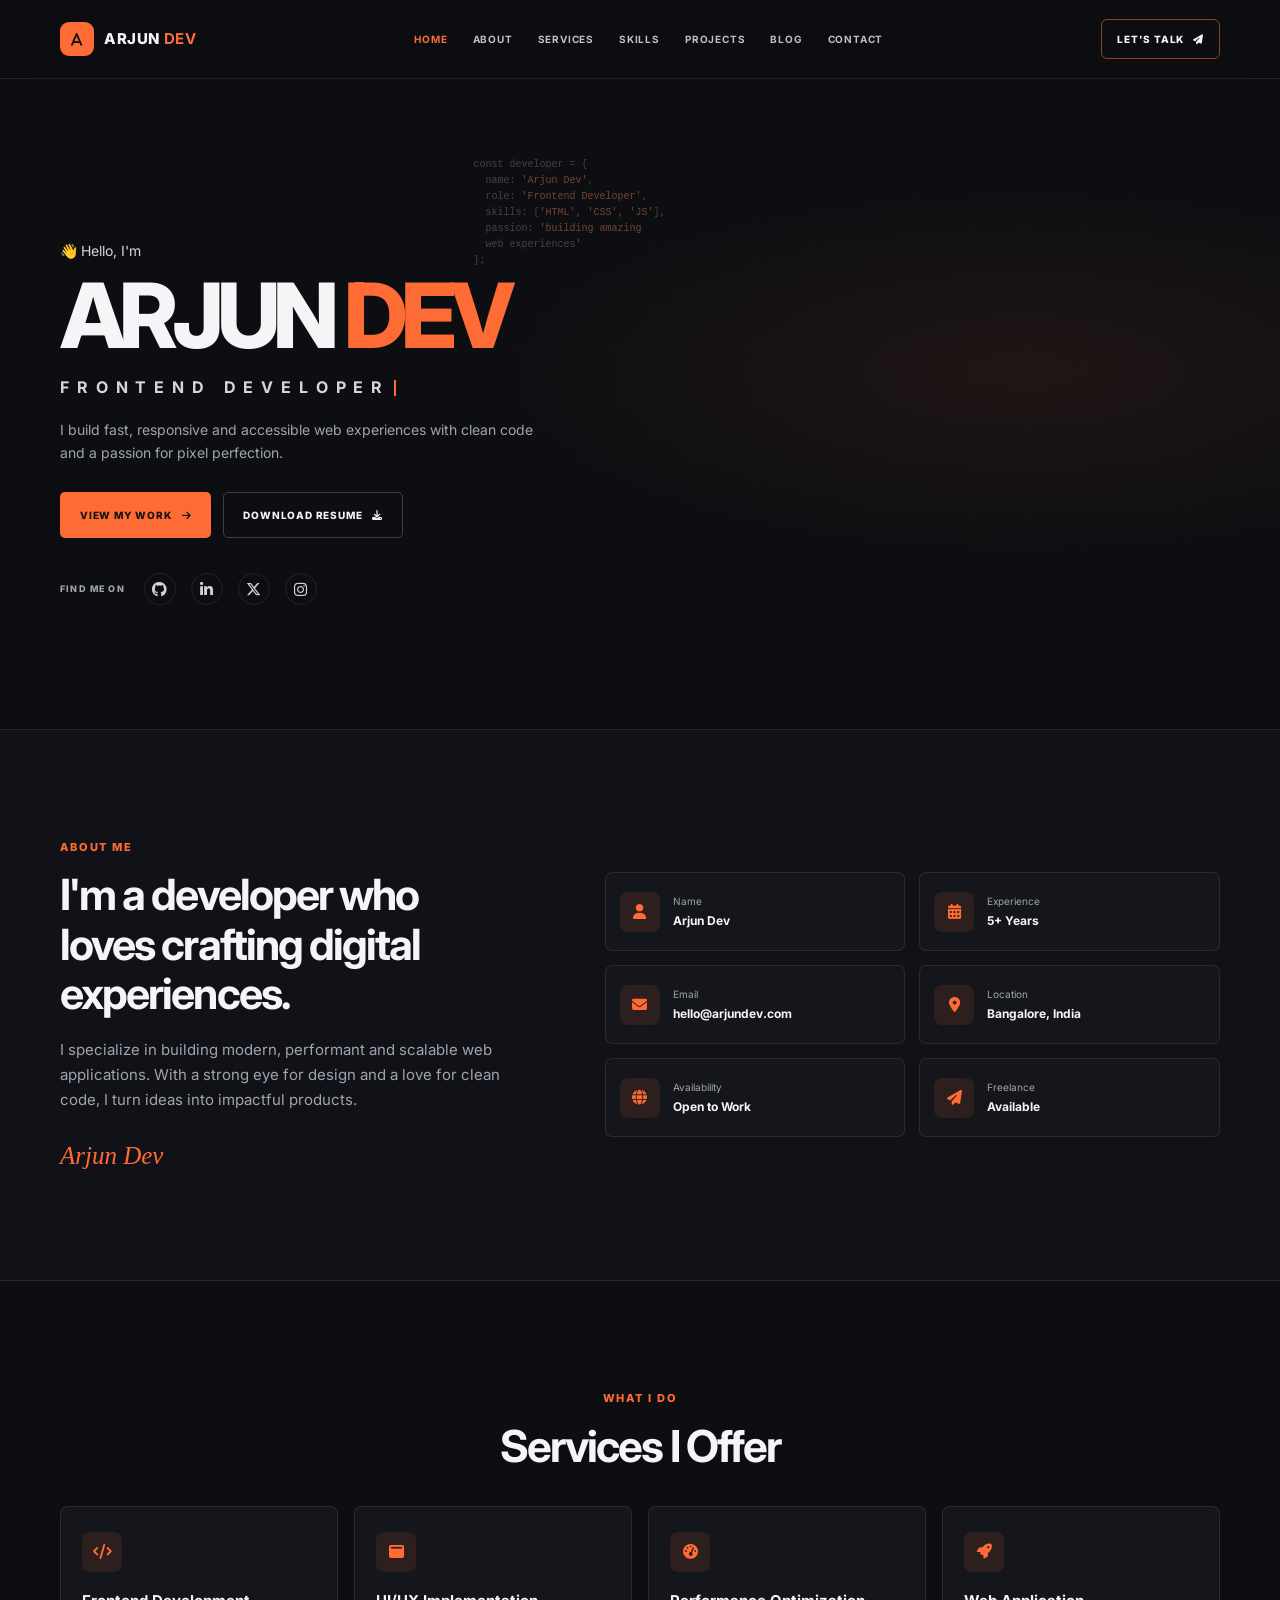
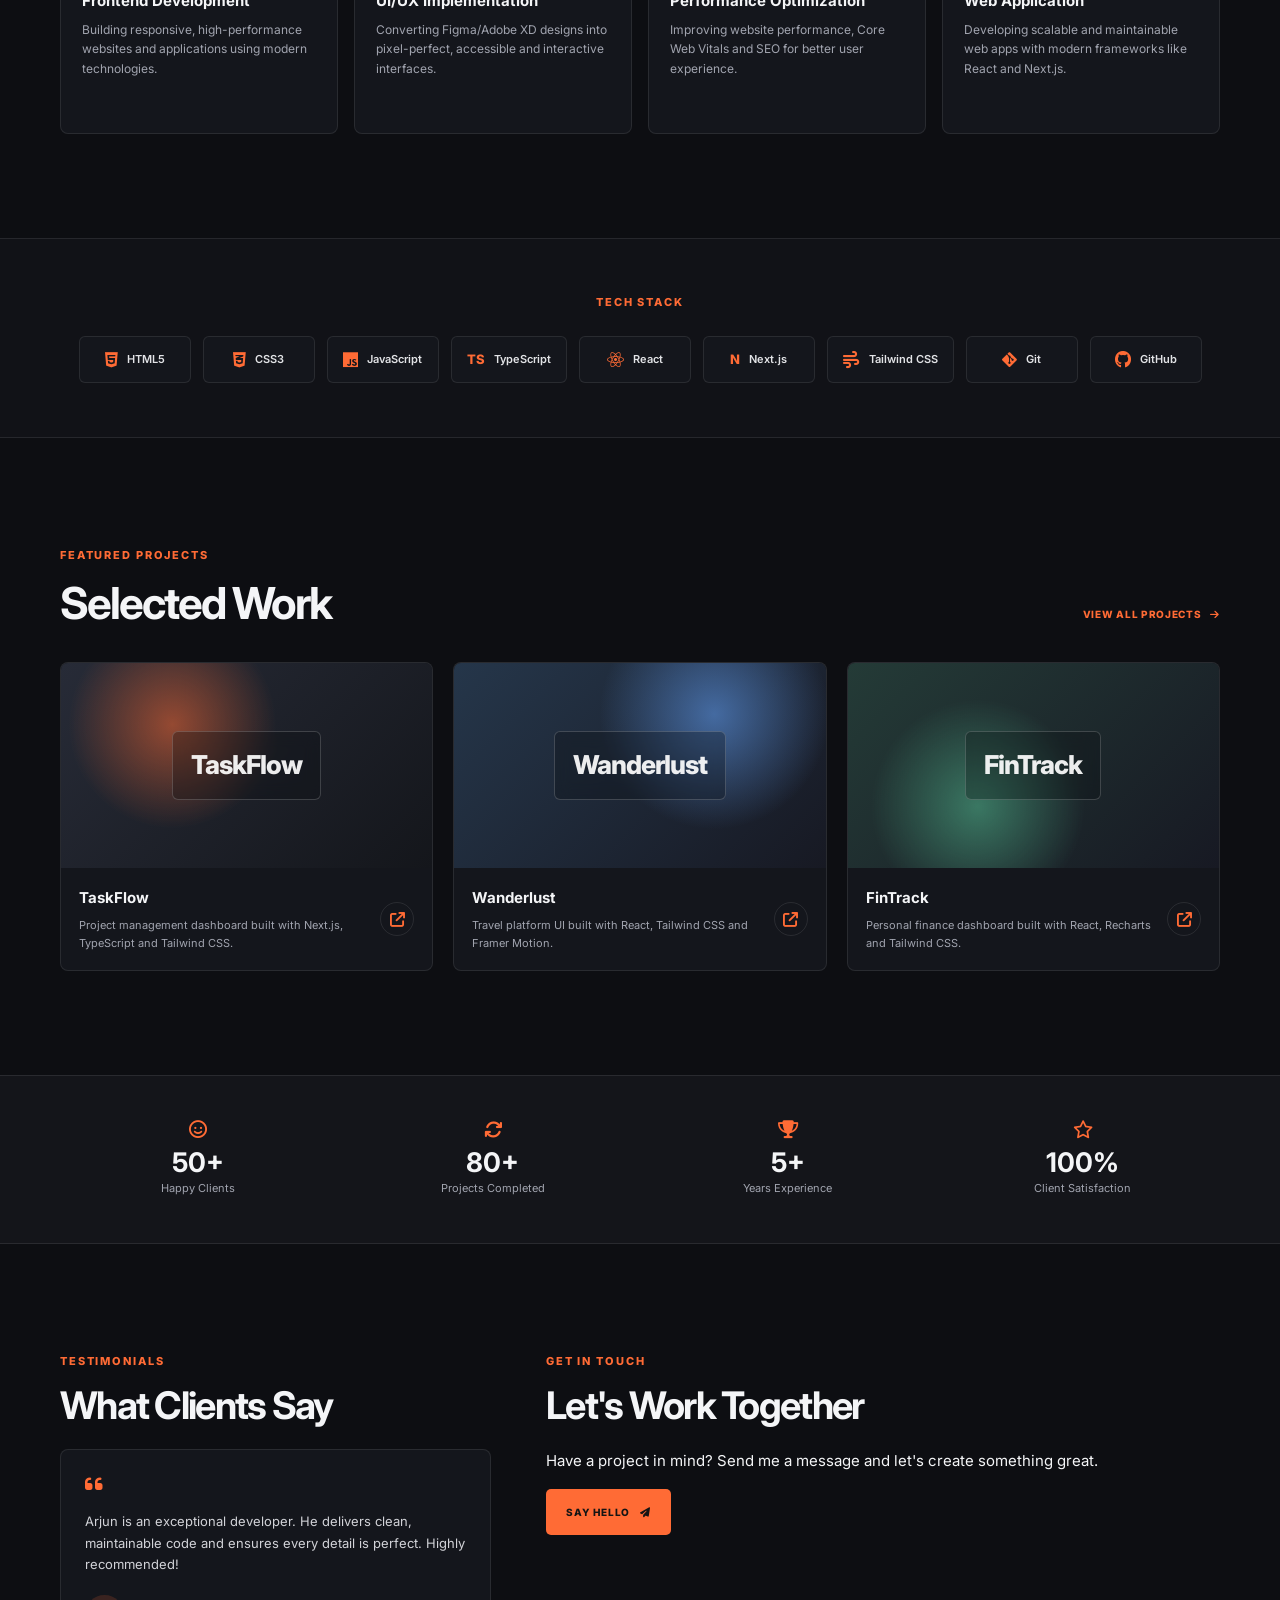
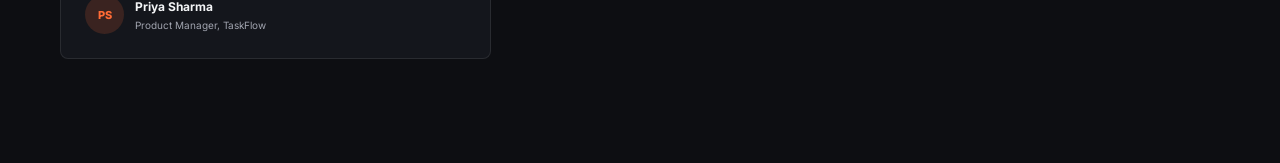
<file: index.html>
<!DOCTYPE html>
<html lang="pt-BR">
<head>
  <meta charset="UTF-8">
  <meta name="viewport" content="width=device-width, initial-scale=1.0">
  <meta name="description" content="Portfólio profissional de desenvolvedor frontend.">
  <title>Arjun Dev — Frontend Developer</title>

  <!-- Fonte -->
  <link rel="preconnect" href="https://fonts.googleapis.com">
  <link rel="preconnect" href="https://fonts.gstatic.com" crossorigin>
  <link href="https://fonts.googleapis.com/css2?family=Inter:wght@400;500;600;700;800&display=swap" rel="stylesheet">

  <!-- Ícones -->
  <link rel="stylesheet" href="https://cdnjs.cloudflare.com/ajax/libs/font-awesome/6.5.2/css/all.min.css">

  <link rel="stylesheet" href="style.css">
</head>

<body>
  <!-- ================= HEADER ================= -->
  <header class="header" id="home">
    <div class="container nav">
      <a class="brand" href="#home" aria-label="Arjun Dev">
        <span class="brand-mark"><i class="fa-solid fa-a"></i></span>
        <span>ARJUN <b>DEV</b></span>
      </a>

      <button class="menu-toggle" aria-label="Abrir menu" aria-expanded="false">
        <i class="fa-solid fa-bars"></i>
      </button>

      <nav class="menu">
        <a class="active" href="#home">HOME</a>
        <a href="#about">ABOUT</a>
        <a href="#services">SERVICES</a>
        <a href="#skills">SKILLS</a>
        <a href="#projects">PROJECTS</a>
        <a href="#blog">BLOG</a>
        <a href="#contact">CONTACT</a>
      </nav>

      <a class="nav-cta" href="#contact">LET'S TALK <i class="fa-solid fa-paper-plane"></i></a>
    </div>
  </header>

  <main>
    <!-- ================= HERO ================= -->
    <section class="hero">
      <div class="hero-grid"></div>

      <div class="container hero-content">
        <div class="hero-copy">
          <div class="code-decoration" aria-hidden="true">
            <span>const developer = {</span>
            <span>&nbsp;&nbsp;name: <em>'Arjun Dev'</em>,</span>
            <span>&nbsp;&nbsp;role: <em>'Frontend Developer'</em>,</span>
            <span>&nbsp;&nbsp;skills: [<em>'HTML', 'CSS', 'JS'</em>],</span>
            <span>&nbsp;&nbsp;passion: <em>'building amazing</em></span>
            <span>&nbsp;&nbsp;web experiences<em>'</em></span>
            <span>};</span>
          </div>

          <p class="eyebrow">👋 Hello, I'm</p>
          <h1>ARJUN <span>DEV</span></h1>
          <h2>F R O N T E N D &nbsp; D E V E L O P E R <i class="cursor"></i></h2>

          <p class="hero-description">
            I build fast, responsive and accessible web experiences
            with clean code and a passion for pixel perfection.
          </p>

          <div class="hero-actions">
            <a class="btn btn-primary" href="#projects">VIEW MY WORK <i class="fa-solid fa-arrow-right"></i></a>
            <a class="btn btn-outline" href="#" download>DOWNLOAD RESUME <i class="fa-solid fa-download"></i></a>
          </div>

          <div class="social-row">
            <span>FIND ME ON</span>
            <a href="#" aria-label="GitHub"><i class="fa-brands fa-github"></i></a>
            <a href="#" aria-label="LinkedIn"><i class="fa-brands fa-linkedin-in"></i></a>
            <a href="#" aria-label="Twitter"><i class="fa-brands fa-x-twitter"></i></a>
            <a href="#" aria-label="Instagram"><i class="fa-brands fa-instagram"></i></a>
          </div>
        </div>

      </div>
    </section>

    <!-- ================= ABOUT ================= -->
    <section class="section about" id="about">
      <div class="container about-grid">
        <div class="about-copy">
          <span class="section-label">ABOUT ME</span>
          <h2>I'm a developer who<br>loves crafting digital<br>experiences.</h2>
          <p>
            I specialize in building modern, performant and scalable
            web applications. With a strong eye for design and a love
            for clean code, I turn ideas into impactful products.
          </p>
          <div class="signature">Arjun Dev</div>
        </div>

        <div class="info-grid">
          <div class="info-item">
            <div class="info-icon"><i class="fa-solid fa-user"></i></div>
            <div><small>Name</small><strong>Arjun Dev</strong></div>
          </div>
          <div class="info-item">
            <div class="info-icon"><i class="fa-solid fa-calendar-days"></i></div>
            <div><small>Experience</small><strong>5+ Years</strong></div>
          </div>
          <div class="info-item">
            <div class="info-icon"><i class="fa-solid fa-envelope"></i></div>
            <div><small>Email</small><strong>hello@arjundev.com</strong></div>
          </div>
          <div class="info-item">
            <div class="info-icon"><i class="fa-solid fa-location-dot"></i></div>
            <div><small>Location</small><strong>Bangalore, India</strong></div>
          </div>
          <div class="info-item">
            <div class="info-icon"><i class="fa-solid fa-globe"></i></div>
            <div><small>Availability</small><strong>Open to Work</strong></div>
          </div>
          <div class="info-item">
            <div class="info-icon"><i class="fa-solid fa-paper-plane"></i></div>
            <div><small>Freelance</small><strong>Available</strong></div>
          </div>
        </div>
      </div>
    </section>

    <!-- ================= SERVICES ================= -->
    <section class="section services" id="services">
      <div class="container">
        <div class="section-heading">
          <span class="section-label">WHAT I DO</span>
          <h2>Services I Offer</h2>
        </div>

        <div class="cards-4">
          <article class="service-card">
            <div class="card-icon"><i class="fa-solid fa-code"></i></div>
            <h3>Frontend Development</h3>
            <p>Building responsive, high-performance websites and applications using modern technologies.</p>
          </article>

          <article class="service-card">
            <div class="card-icon"><i class="fa-solid fa-window-maximize"></i></div>
            <h3>UI/UX Implementation</h3>
            <p>Converting Figma/Adobe XD designs into pixel-perfect, accessible and interactive interfaces.</p>
          </article>

          <article class="service-card">
            <div class="card-icon"><i class="fa-solid fa-gauge-high"></i></div>
            <h3>Performance Optimization</h3>
            <p>Improving website performance, Core Web Vitals and SEO for better user experience.</p>
          </article>

          <article class="service-card">
            <div class="card-icon"><i class="fa-solid fa-rocket"></i></div>
            <h3>Web Application</h3>
            <p>Developing scalable and maintainable web apps with modern frameworks like React and Next.js.</p>
          </article>
        </div>
      </div>
    </section>

    <!-- ================= SKILLS ================= -->
    <section class="section skills" id="skills">
      <div class="container">
        <span class="section-label">TECH STACK</span>
        <div class="skills-row">
          <div class="skill"><i class="fa-brands fa-html5"></i><span>HTML5</span></div>
          <div class="skill"><i class="fa-brands fa-css3-alt"></i><span>CSS3</span></div>
          <div class="skill"><i class="fa-brands fa-js"></i><span>JavaScript</span></div>
          <div class="skill"><b class="ts-icon">TS</b><span>TypeScript</span></div>
          <div class="skill"><i class="fa-brands fa-react"></i><span>React</span></div>
          <div class="skill"><b class="next-icon">N</b><span>Next.js</span></div>
          <div class="skill"><i class="fa-solid fa-wind"></i><span>Tailwind CSS</span></div>
          <div class="skill"><i class="fa-brands fa-git-alt"></i><span>Git</span></div>
          <div class="skill"><i class="fa-brands fa-github"></i><span>GitHub</span></div>
        </div>
      </div>
    </section>

    <!-- ================= PROJECTS ================= -->
    <section class="section projects" id="projects">
      <div class="container">
        <div class="projects-heading">
          <div>
            <span class="section-label">FEATURED PROJECTS</span>
            <h2>Selected Work</h2>
          </div>
          <a href="#">VIEW ALL PROJECTS <i class="fa-solid fa-arrow-right"></i></a>
        </div>

        <div class="projects-grid">
          <article class="project-card">
            <div class="project-image image-one">
              <span>TaskFlow</span>
            </div>
            <div class="project-body">
              <div>
                <h3>TaskFlow</h3>
                <p>Project management dashboard built with Next.js, TypeScript and Tailwind CSS.</p>
              </div>
              <a href="#" aria-label="Abrir projeto"><i class="fa-solid fa-arrow-up-right-from-square"></i></a>
            </div>
          </article>

          <article class="project-card">
            <div class="project-image image-two">
              <span>Wanderlust</span>
            </div>
            <div class="project-body">
              <div>
                <h3>Wanderlust</h3>
                <p>Travel platform UI built with React, Tailwind CSS and Framer Motion.</p>
              </div>
              <a href="#" aria-label="Abrir projeto"><i class="fa-solid fa-arrow-up-right-from-square"></i></a>
            </div>
          </article>

          <article class="project-card">
            <div class="project-image image-three">
              <span>FinTrack</span>
            </div>
            <div class="project-body">
              <div>
                <h3>FinTrack</h3>
                <p>Personal finance dashboard built with React, Recharts and Tailwind CSS.</p>
              </div>
              <a href="#" aria-label="Abrir projeto"><i class="fa-solid fa-arrow-up-right-from-square"></i></a>
            </div>
          </article>
        </div>
      </div>
    </section>

    <!-- ================= STATS ================= -->
    <section class="stats">
      <div class="container stats-grid">
        <div class="stat"><i class="fa-regular fa-face-smile"></i><strong>50+</strong><span>Happy Clients</span></div>
        <div class="stat"><i class="fa-solid fa-arrows-rotate"></i><strong>80+</strong><span>Projects Completed</span></div>
        <div class="stat"><i class="fa-solid fa-trophy"></i><strong>5+</strong><span>Years Experience</span></div>
        <div class="stat"><i class="fa-regular fa-star"></i><strong>100%</strong><span>Client Satisfaction</span></div>
      </div>
    </section>

    <!-- ================= TESTIMONIAL + CONTACT ================= -->
    <section class="section contact-section" id="contact">
      <div class="container contact-grid">
        <div class="testimonial">
          <span class="section-label">TESTIMONIALS</span>
          <h2>What Clients Say</h2>

          <div class="testimonial-card">
            <i class="fa-solid fa-quote-left quote"></i>
            <p>
              Arjun is an exceptional developer. He delivers clean,
              maintainable code and ensures every detail is perfect.
              Highly recommended!
            </p>
            <div class="client">
              <div class="avatar">PS</div>
              <div><strong>Priya Sharma</strong><small>Product Manager, TaskFlow</small></div>
            </div>
          </div>
        </div>

        <div class="contact-box" id="blog">
          <span class="section-label">GET IN TOUCH</span>
          <h2>Let's Work Together</h2>
          <p>Have a project in mind? Send me a message and let's create something great.</p>
          <a class="btn btn-primary" href="mailto:hello@arjundev.com">SAY HELLO <i class="fa-solid fa-paper-plane"></i></a>
        </div>
      </div>
    </section>
  </main>
</body>
</html>
</file>
<file: style.css>
/* Base */
:root {
  color-scheme: dark;
  --bg: #0d0e12;
  --surface: #14161c;
  --surface-raised: #191b22;
  --text: #f4f5f7;
  --muted: #a1a4af;
  --accent: #ff6b35;
  --accent-light: #ff8a59;
  --line: rgba(255, 255, 255, 0.09);
  --container: 1160px;
}

* {
  box-sizing: border-box;
}

html {
  scroll-behavior: smooth;
  scroll-padding-top: 88px;
}

body {
  margin: 0;
  background: var(--bg);
  color: var(--text);
  font-family: 'Inter', sans-serif;
  font-size: 15px;
  line-height: 1.65;
}

body, button, input, textarea {
  font-family: 'Inter', sans-serif;
}

img {
  display: block;
  max-width: 100%;
}

a {
  color: inherit;
  text-decoration: none;
}

button, input, textarea {
  font-size: inherit;
}

button, a, input, textarea {
  -webkit-tap-highlight-color: transparent;
}

button:focus-visible, a:focus-visible, input:focus-visible, textarea:focus-visible {
  outline: 2px solid var(--accent-light);
  outline-offset: 4px;
}

.container {
  width: min(var(--container), calc(100% - 48px));
  margin-inline: auto;
}

.section {
  padding: 104px 0;
}

.section-label {
  display: inline-block;
  margin-bottom: 14px;
  color: var(--accent);
  font-size: 11px;
  font-weight: 800;
  letter-spacing: 0.17em;
}

h1, h2, h3, h4, p {
  margin-top: 0;
}

h2 {
  margin-bottom: 22px;
  font-size: clamp(30px, 4vw, 44px);
  line-height: 1.15;
  letter-spacing: -0.045em;
}

/* Header and navigation */
.header {
  position: sticky;
  z-index: 20;
  top: 0;
  border-bottom: 1px solid var(--line);
  background: rgba(13, 14, 18, 0.92);
  backdrop-filter: blur(16px);
}

.nav {
  display: flex;
  min-height: 78px;
  align-items: center;
  justify-content: space-between;
  gap: 24px;
}

.brand {
  display: inline-flex;
  flex: 0 0 auto;
  align-items: center;
  gap: 10px;
  font-size: 15px;
  font-weight: 800;
  letter-spacing: 0.04em;
}

.brand b {
  color: var(--accent);
}

.brand-mark {
  display: grid;
  width: 34px;
  height: 34px;
  place-items: center;
  border-radius: 9px;
  background: var(--accent);
  color: #111;
}

.menu {
  display: flex;
  align-items: center;
  gap: clamp(12px, 2vw, 25px);
}

.menu a {
  color: #bfc0c7;
  font-size: 10px;
  font-weight: 700;
  letter-spacing: 0.08em;
  transition: color 160ms ease;
}

.menu a:hover, .menu a.active {
  color: var(--accent);
}

.nav-cta {
  display: inline-flex;
  flex: 0 0 auto;
  align-items: center;
  gap: 9px;
  padding: 11px 15px;
  border: 1px solid rgba(255, 107, 53, 0.55);
  border-radius: 6px;
  color: var(--text);
  font-size: 10px;
  font-weight: 800;
  letter-spacing: 0.08em;
  transition: background 160ms ease, border-color 160ms ease;
}

.nav-cta:hover {
  border-color: var(--accent);
  background: rgba(255, 107, 53, 0.12);
}

.menu-toggle {
  display: none;
  border: 0;
  background: transparent;
  color: var(--text);
  cursor: pointer;
  font-size: 22px;
}

/* Hero */
.hero {
  position: relative;
  overflow: hidden;
  min-height: 650px;
  padding: 72px 0 60px;
  background: radial-gradient(ellipse at 80% 45%, rgba(255, 107, 53, 0.08), transparent 38%);
}

.hero-grid {
  position: absolute;
  inset: 0;
  pointer-events: none;
  opacity: 0.18;
  background-image: linear-gradient(rgba(255,255,255,.035) 1px, transparent 1px), linear-gradient(90deg, rgba(255,255,255,.035) 1px, transparent 1px);
  background-size: 54px 54px;
  mask-image: linear-gradient(to right, transparent, #000 35%, #000 90%, transparent);
}

.hero-content {
  position: relative;
  display: grid;
  min-height: 510px;
  grid-template-columns: 1.1fr 0.9fr;
  align-items: center;
  gap: 48px;
}

.hero-copy {
  position: relative;
  z-index: 1;
  padding-top: 32px;
}

.code-decoration {
  position: absolute;
  top: -50px;
  right: 1%;
  display: flex;
  flex-direction: column;
  color: #858895;
  font-family: monospace;
  font-size: 10px;
  line-height: 1.6;
  opacity: 0.43;
  pointer-events: none;
}

.code-decoration em {
  color: var(--accent-light);
  font-style: normal;
}

.eyebrow {
  margin-bottom: 9px;
  color: #d5d5da;
  font-size: 14px;
}

.hero h1 {
  margin: 0 0 9px;
  font-size: clamp(54px, 8vw, 90px);
  font-weight: 800;
  letter-spacing: -0.075em;
  line-height: 1;
}

.hero h1 span {
  color: var(--accent);
}

.hero h2 {
  margin: 17px 0 22px;
  color: #d6d7dc;
  font-size: clamp(11px, 1.5vw, 16px);
  font-weight: 700;
  letter-spacing: 0.12em;
  white-space: nowrap;
}

.cursor {
  display: inline-block;
  width: 2px;
  height: 16px;
  margin-left: 4px;
  background: var(--accent);
  vertical-align: -3px;
}

.hero-description {
  max-width: 480px;
  margin-bottom: 28px;
  color: var(--muted);
  font-size: 14px;
}

.hero-actions {
  display: flex;
  flex-wrap: wrap;
  gap: 12px;
}

.btn {
  display: inline-flex;
  min-height: 46px;
  align-items: center;
  justify-content: center;
  gap: 10px;
  padding: 0 19px;
  border: 1px solid transparent;
  border-radius: 5px;
  cursor: pointer;
  font-size: 10px;
  font-weight: 800;
  letter-spacing: 0.08em;
  transition: transform 160ms ease, background 160ms ease, border-color 160ms ease;
}

.btn:hover {
  transform: translateY(-2px);
}

.btn-primary {
  background: var(--accent);
  color: #141414;
}

.btn-primary:hover {
  background: var(--accent-light);
}

.btn-outline {
  border-color: rgba(255,255,255,.2);
  color: var(--text);
}

.btn-outline:hover {
  border-color: var(--accent);
  background: rgba(255,107,53,.08);
}

.social-row {
  display: flex;
  align-items: center;
  gap: 15px;
  margin-top: 35px;
}

.social-row span {
  margin-right: 4px;
  color: var(--muted);
  font-size: 9px;
  font-weight: 800;
  letter-spacing: 0.13em;
}

.social-row a, .footer-socials a {
  display: grid;
  width: 32px;
  height: 32px;
  place-items: center;
  border: 1px solid var(--line);
  border-radius: 50%;
  color: #d3d4d8;
  transition: color 160ms ease, border-color 160ms ease, background 160ms ease;
}

.social-row a:hover, .footer-socials a:hover {
  border-color: var(--accent);
  background: rgba(255,107,53,.1);
  color: var(--accent);
}

.hero-person {
  position: relative;
  display: flex;
  min-height: 460px;
  align-items: flex-end;
  justify-content: center;
}

.orange-shape {
  position: absolute;
  right: 4%;
  bottom: 2%;
  width: min(84%, 390px);
  height: 82%;
  border-radius: 48% 48% 18px 18px;
  background: linear-gradient(145deg, #ff8a59, #d94d24);
  transform: skewY(-3deg);
}

.person-image {
  position: relative;
  z-index: 1;
  overflow: hidden;
  width: min(76%, 355px);
  height: 425px;
  border-radius: 48% 48% 14px 14px;
  background: #23252a;
  box-shadow: 0 24px 75px rgba(0,0,0,.38);
}

.person-image img {
  object-position: center top;
}

.experience-card {
  position: absolute;
  z-index: 2;
  right: 0;
  bottom: 44px;
  display: grid;
  grid-template-columns: auto 1fr auto;
  align-items: center;
  gap: 10px;
  padding: 14px 15px;
  border: 1px solid var(--line);
  border-radius: 8px;
  background: #191b21;
  box-shadow: 0 12px 34px rgba(0,0,0,.28);
}

.experience-card strong {
  color: var(--accent);
  font-size: 26px;
  line-height: 1;
}

.experience-card span {
  color: #e6e6e9;
  font-size: 8px;
  font-weight: 800;
  line-height: 1.4;
}

.experience-card i {
  color: var(--accent);
}

/* About */
.about {
  border-top: 1px solid var(--line);
  border-bottom: 1px solid var(--line);
  background: #111217;
}

.about-grid {
  display: grid;
  grid-template-columns: 0.85fr 1.15fr;
  align-items: center;
  gap: 90px;
}

.about-copy h2 {
  margin-bottom: 20px;
  font-size: clamp(30px, 3.6vw, 43px);
}

.about-copy p {
  max-width: 450px;
  margin-bottom: 22px;
  color: var(--muted);
}

.signature {
  color: var(--accent);
  font-family: cursive;
  font-size: 25px;
  font-style: italic;
}

.info-grid {
  display: grid;
  grid-template-columns: repeat(2, minmax(0, 1fr));
  gap: 14px;
}

.info-item {
  display: flex;
  min-height: 79px;
  align-items: center;
  gap: 13px;
  padding: 14px;
  border: 1px solid var(--line);
  border-radius: 7px;
  background: var(--surface);
}

.info-icon, .card-icon {
  display: grid;
  flex: 0 0 auto;
  width: 40px;
  height: 40px;
  place-items: center;
  border-radius: 8px;
  background: rgba(255,107,53,.1);
  color: var(--accent);
}

.info-item small, .info-item strong {
  display: block;
}

.info-item small {
  margin-bottom: 2px;
  color: var(--muted);
  font-size: 10px;
}

.info-item strong {
  overflow-wrap: anywhere;
  font-size: 12px;
}

/* Services */
.services {
  background: var(--bg);
}

.section-heading {
  margin-bottom: 34px;
  text-align: center;
}

.section-heading h2 {
  margin-bottom: 0;
}

.cards-4 {
  display: grid;
  grid-template-columns: repeat(4, minmax(0, 1fr));
  gap: 16px;
}

.service-card {
  min-height: 228px;
  padding: 25px 21px;
  border: 1px solid var(--line);
  border-radius: 8px;
  background: var(--surface);
  transition: transform 180ms ease, border-color 180ms ease;
}

.service-card:hover, .project-card:hover {
  transform: translateY(-4px);
  border-color: rgba(255,107,53,.45);
}

.service-card h3 {
  margin: 18px 0 9px;
  font-size: 15px;
  line-height: 1.4;
}

.service-card p {
  margin-bottom: 0;
  color: var(--muted);
  font-size: 12px;
}

/* Skills */
.skills {
  padding: 54px 0;
  border-top: 1px solid var(--line);
  border-bottom: 1px solid var(--line);
  background: #111217;
}

.skills .section-label {
  display: block;
  margin-bottom: 25px;
  text-align: center;
}

.skills-row {
  display: flex;
  flex-wrap: wrap;
  justify-content: center;
  gap: 12px;
}

.skill {
  display: flex;
  min-width: 112px;
  align-items: center;
  justify-content: center;
  gap: 9px;
  padding: 12px 15px;
  border: 1px solid var(--line);
  border-radius: 6px;
  background: var(--surface);
  color: #e2e3e6;
  font-size: 11px;
  font-weight: 600;
}

.skill i, .ts-icon, .next-icon {
  color: var(--accent);
  font-size: 17px;
}

.ts-icon, .next-icon {
  font-size: 13px;
  font-weight: 800;
}

/* Projects */
.projects-heading {
  display: flex;
  align-items: flex-end;
  justify-content: space-between;
  gap: 20px;
  margin-bottom: 33px;
}

.projects-heading h2 {
  margin-bottom: 0;
}

.projects-heading > a {
  padding-bottom: 7px;
  color: var(--accent);
  font-size: 10px;
  font-weight: 800;
  letter-spacing: .07em;
}

.projects-heading > a i {
  margin-left: 6px;
}

.projects-grid {
  display: grid;
  grid-template-columns: repeat(3, minmax(0, 1fr));
  gap: 20px;
}

.project-card {
  overflow: hidden;
  border: 1px solid var(--line);
  border-radius: 8px;
  background: var(--surface);
  transition: transform 180ms ease, border-color 180ms ease;
}

.project-image {
  display: flex;
  height: 205px;
  align-items: center;
  justify-content: center;
  overflow: hidden;
  color: rgba(255,255,255,.92);
  font-size: 26px;
  font-weight: 800;
  letter-spacing: -0.04em;
}

.image-one {
  background: radial-gradient(circle at 30% 30%, rgba(255,107,53,.52), transparent 35%), linear-gradient(135deg, #272b37, #14161b);
}

.image-two {
  background: radial-gradient(circle at 70% 25%, rgba(89,143,219,.65), transparent 38%), linear-gradient(135deg, #25364a, #171923);
}

.image-three {
  background: radial-gradient(circle at 35% 70%, rgba(86,195,151,.5), transparent 38%), linear-gradient(135deg, #243b37, #171923);
}

.project-image span {
  padding: 12px 18px;
  border: 1px solid rgba(255,255,255,.18);
  border-radius: 6px;
  background: rgba(13,14,18,.3);
  backdrop-filter: blur(8px);
}

.project-body {
  display: flex;
  align-items: center;
  justify-content: space-between;
  gap: 15px;
  padding: 18px;
}

.project-body h3 {
  margin-bottom: 5px;
  font-size: 15px;
}

.project-body p {
  margin-bottom: 0;
  color: var(--muted);
  font-size: 11px;
}

.project-body > a {
  display: grid;
  flex: 0 0 auto;
  width: 34px;
  height: 34px;
  place-items: center;
  border: 1px solid var(--line);
  border-radius: 50%;
  color: var(--accent);
}

/* Stats */
.stats {
  padding: 45px 0;
  border-block: 1px solid var(--line);
  background: #14151a;
}

.stats-grid {
  display: grid;
  grid-template-columns: repeat(4, 1fr);
  gap: 20px;
}

.stat {
  display: flex;
  flex-direction: column;
  align-items: center;
  text-align: center;
}

.stat i {
  margin-bottom: 8px;
  color: var(--accent);
  font-size: 18px;
}

.stat strong {
  font-size: 27px;
  line-height: 1.2;
}

.stat span {
  color: var(--muted);
  font-size: 11px;
}

/* Testimonial and contact */
.contact-section {
  background: var(--bg);
}

.contact-grid {
  display: grid;
  grid-template-columns: 0.78fr 1.22fr;
  align-items: start;
  gap: 55px;
}

.testimonial h2, .contact-box h2 {
  font-size: clamp(28px, 3.5vw, 38px);
}

.testimonial-card {
  padding: 24px;
  border: 1px solid var(--line);
  border-radius: 8px;
  background: var(--surface);
}

.quote {
  color: var(--accent);
  font-size: 20px;
}

.testimonial-card > p {
  margin: 12px 0 20px;
  color: #d2d3d8;
  font-size: 13px;
}

.client {
  display: flex;
  align-items: center;
  gap: 11px;
}

.avatar {
  display: grid;
  width: 39px;
  height: 39px;
  place-items: center;
  border-radius: 50%;
  background: rgba(255,107,53,.16);
  color: var(--accent);
  font-size: 11px;
  font-weight: 800;
}

.client strong, .client small {
  display: block;
}

.client strong {
  font-size: 12px;
}

.client small {
  color: var(--muted);
  font-size: 10px;
}

.contact-inner {
  display: grid;
  grid-template-columns: 0.9fr 1.1fr;
  gap: 27px;
}

.contact-details p {
  color: var(--muted);
  font-size: 12px;
}

.contact-details a, .contact-details > span {
  display: flex;
  align-items: center;
  gap: 10px;
  margin-top: 15px;
  color: #e1e2e6;
  font-size: 11px;
  overflow-wrap: anywhere;
}

.contact-details i {
  width: 15px;
  color: var(--accent);
}

.contact-form {
  display: grid;
  gap: 11px;
}

.contact-form input, .contact-form textarea, .newsletter input {
  width: 100%;
  min-width: 0;
  border: 1px solid var(--line);
  border-radius: 5px;
  background: var(--surface);
  color: var(--text);
}

.contact-form input, .contact-form textarea {
  padding: 12px 13px;
  font-size: 11px;
}

.contact-form textarea {
  resize: vertical;
}

.contact-form input::placeholder, .contact-form textarea::placeholder, .newsletter input::placeholder {
  color: #858894;
}

.contact-form .btn {
  justify-self: start;
}

/* Footer */
.footer {
  border-top: 1px solid var(--line);
  background: #101116;
}

.footer-grid {
  display: grid;
  grid-template-columns: 1.15fr 0.7fr 0.95fr 1.2fr;
  gap: 38px;
  padding-top: 55px;
  padding-bottom: 45px;
}

.footer-grid h4 {
  margin-bottom: 15px;
  font-size: 10px;
  letter-spacing: .1em;
}

.footer-grid p, .footer-grid > div > a:not(.brand) {
  color: var(--muted);
  font-size: 11px;
}

.footer-brand p {
  margin-top: 13px;
}

.footer-grid > div > a:not(.brand) {
  display: block;
  margin: 7px 0;
}

.footer-grid > div > a:hover {
  color: var(--accent);
}

.footer-socials {
  display: flex;
  gap: 8px;
}

.footer-socials a {
  width: 29px;
  height: 29px;
  font-size: 12px;
}

.footer-grid .available {
  margin-top: 16px;
}

.available span {
  color: var(--accent);
}

.newsletter {
  display: flex;
  overflow: hidden;
  border: 1px solid var(--line);
  border-radius: 5px;
  background: var(--surface);
}

.newsletter input {
  padding: 10px;
  border: 0;
  background: transparent;
  font-size: 10px;
}

.newsletter button {
  flex: 0 0 40px;
  border: 0;
  background: var(--accent);
  color: #111;
  cursor: pointer;
}

.footer-bottom {
  border-top: 1px solid var(--line);
}

.footer-bottom .container {
  display: flex;
  min-height: 54px;
  align-items: center;
  justify-content: space-between;
  gap: 15px;
  color: var(--muted);
  font-size: 10px;
}

.footer-bottom b {
  color: var(--accent);
}

@media (max-width: 980px) {
  .menu {
    gap: 12px;
  }

  .menu a {
    font-size: 9px;
  }

  .nav-cta {
    padding-inline: 10px;
  }

  .about-grid {
    gap: 45px;
  }

  .cards-4 {
    grid-template-columns: repeat(2, minmax(0, 1fr));
  }

  .contact-grid {
    grid-template-columns: 1fr;
    gap: 40px;
  }
}

@media (max-width: 760px) {
  html {
    scroll-padding-top: 70px;
  }

  .container {
    width: min(var(--container), calc(100% - 36px));
  }

  .nav {
    position: relative;
    min-height: 68px;
  }

  .menu-toggle {
    display: block;
    order: 3;
    padding: 8px;
  }

  .nav-cta {
    margin-left: auto;
  }

  .menu {
    position: absolute;
    top: calc(100% + 1px);
    right: -18px;
    left: -18px;
    display: none;
    align-items: stretch;
    flex-direction: column;
    gap: 0;
    padding: 9px 18px 16px;
    border-bottom: 1px solid var(--line);
    background: rgba(13,14,18,.98);
  }

  .menu.open {
    display: flex;
  }

  .menu a {
    padding: 11px 4px;
    border-bottom: 1px solid var(--line);
    font-size: 10px;
  }

  .menu a:last-child {
    border-bottom: 0;
  }

  .hero {
    min-height: 0;
    padding: 55px 0 40px;
  }

  .hero-content {
    grid-template-columns: 1fr;
    gap: 25px;
  }

  .hero-copy {
    padding-top: 22px;
  }

  .hero h1 {
    font-size: clamp(54px, 14vw, 78px);
  }

  .hero h2 {
    white-space: normal;
  }

  .code-decoration {
    top: -22px;
    right: 0;
    font-size: 8px;
  }

  .hero-person {
    min-height: 380px;
  }

  .person-image {
    height: 360px;
  }

  .section {
    padding: 75px 0;
  }

  .about-grid {
    grid-template-columns: 1fr;
    gap: 35px;
  }

  .projects-grid {
    grid-template-columns: repeat(2, minmax(0, 1fr));
  }

  .project-image {
    height: 170px;
  }

  .contact-inner {
    grid-template-columns: 1fr 1fr;
    gap: 20px;
  }

  .footer-grid {
    grid-template-columns: repeat(2, minmax(0, 1fr));
    gap: 30px;
  }
}

@media (max-width: 520px) {
  .nav-cta {
    padding: 9px 10px;
    font-size: 9px;
  }

  .hero-actions .btn {
    flex: 1 1 auto;
    padding-inline: 12px;
    font-size: 9px;
  }

  .social-row {
    gap: 10px;
  }

  .social-row span {
    font-size: 8px;
  }

  .info-grid {
    grid-template-columns: 1fr;
  }

  .cards-4, .projects-grid {
    grid-template-columns: 1fr;
  }

  .service-card {
    min-height: auto;
  }

  .projects-heading {
    align-items: flex-start;
    flex-direction: column;
  }

  .project-image {
    height: 200px;
  }

  .stats-grid {
    grid-template-columns: repeat(2, 1fr);
    row-gap: 28px;
  }

  .contact-inner {
    grid-template-columns: 1fr;
  }

  .footer-grid {
    grid-template-columns: 1fr;
    gap: 25px;
  }

  .footer-bottom .container {
    align-items: flex-start;
    flex-direction: column;
    justify-content: center;
    padding-block: 12px;
  }
}

@media (prefers-reduced-motion: reduce) {
  *, *::before, *::after {
    scroll-behavior: auto !important;
    transition-duration: 0.01ms !important;
    animation-duration: 0.01ms !important;
    animation-iteration-count: 1 !important;
  }
}
</file>
